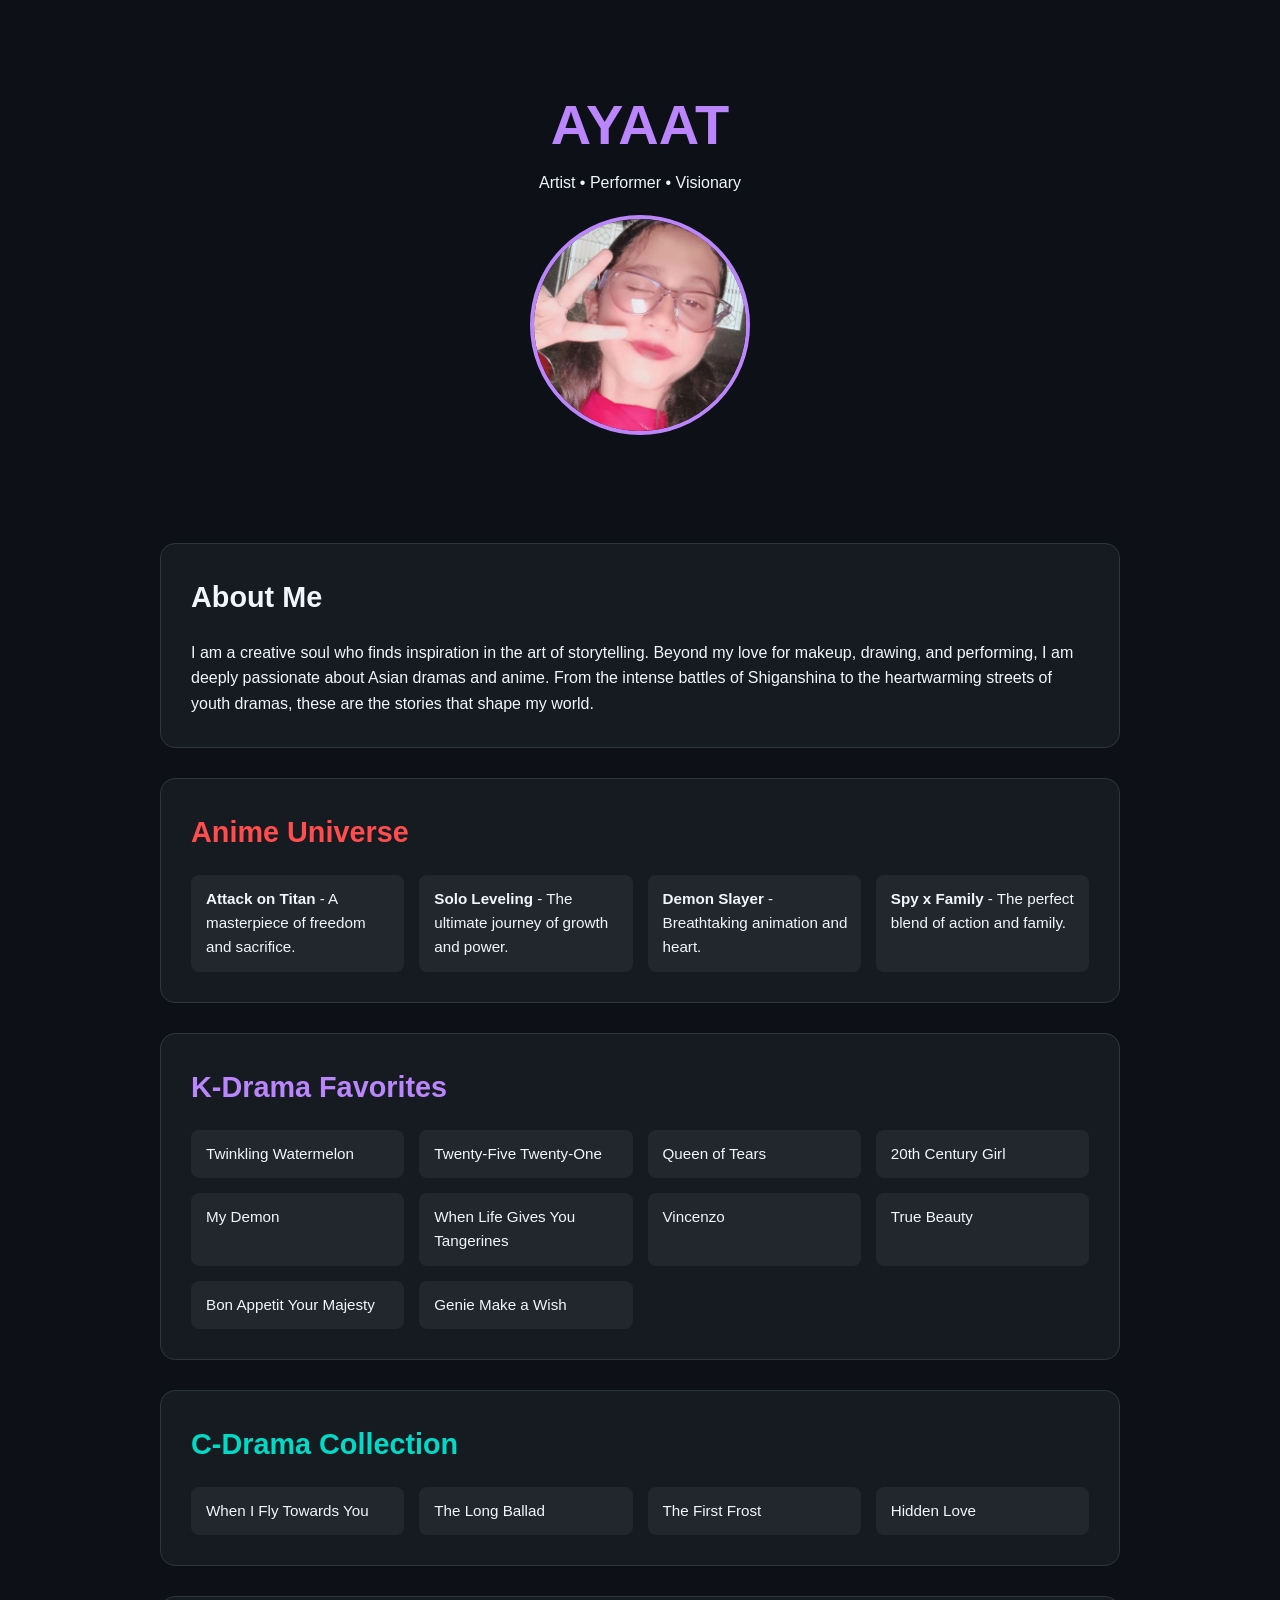
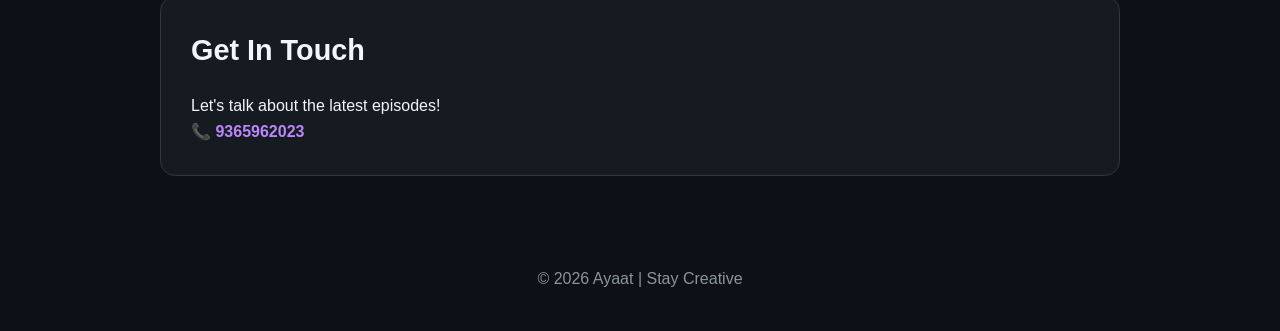
<file: index.html>
<!DOCTYPE html>
<html lang="en">
<head>
    <meta charset="UTF-8">
    <meta name="viewport" content="width=device-width, initial-scale=1.0">
    <title>Ayaat | The Watchlist</title>
    <link rel="stylesheet" href="style.css">
</head>
<body>

    <header>
        <div class="container">
            <h1>Ayaat</h1>
            <p class="subtitle">Artist • Performer • Visionary</p>
            <div class="hero-image-container">
                <img src="image.jpg" alt="Ayaat's Portrait" class="hero-img">
            </div>
        </div>
    </header>

    <main class="container">
        <section class="bio card">
            <h2>About Me</h2>
            <p>
                I am a creative soul who finds inspiration in the art of storytelling. 
                Beyond my love for makeup, drawing, and performing, I am deeply 
                passionate about Asian dramas and anime. From the intense battles of 
                Shiganshina to the heartwarming streets of youth dramas, these are the 
                stories that shape my world.
            </p>
        </section>

        <section class="category-section card">
            <h2 class="anime-title">Anime Universe</h2>
            <div class="list-grid">
                <div class="item"><strong>Attack on Titan</strong> - A masterpiece of freedom and sacrifice.</div>
                <div class="item"><strong>Solo Leveling</strong> - The ultimate journey of growth and power.</div>
                <div class="item"><strong>Demon Slayer</strong> - Breathtaking animation and heart.</div>
                <div class="item"><strong>Spy x Family</strong> - The perfect blend of action and family.</div>
            </div>
        </section>

        <section class="category-section card">
            <h2 class="kdrama-title">K-Drama Favorites</h2>
            <div class="list-grid">
                <div class="item">Twinkling Watermelon</div>
                <div class="item">Twenty-Five Twenty-One</div>
                <div class="item">Queen of Tears</div>
                <div class="item">20th Century Girl</div>
                <div class="item">My Demon</div>
                <div class="item">When Life Gives You Tangerines</div>
                <div class="item">Vincenzo</div>
                <div class="item">True Beauty</div>
                <div class="item">Bon Appetit Your Majesty</div>
                <div class="item">Genie Make a Wish</div>
            </div>
        </section>

        <section class="category-section card">
            <h2 class="cdrama-title">C-Drama Collection</h2>
            <div class="list-grid">
                <div class="item">When I Fly Towards You</div>
                <div class="item">The Long Ballad</div>
                <div class="item">The First Frost</div>
                <div class="item">Hidden Love</div>
            </div>
        </section>

        <section class="contact card">
            <h2>Get In Touch</h2>
            <p>Let's talk about the latest episodes!</p>
            <p class="phone">📞 <a href="tel:9365962023">9365962023</a></p>
        </section>
    </main>

    <footer>
        <p>&copy; 2026 Ayaat | Stay Creative</p>
    </footer>

</body>
</html>
</file>
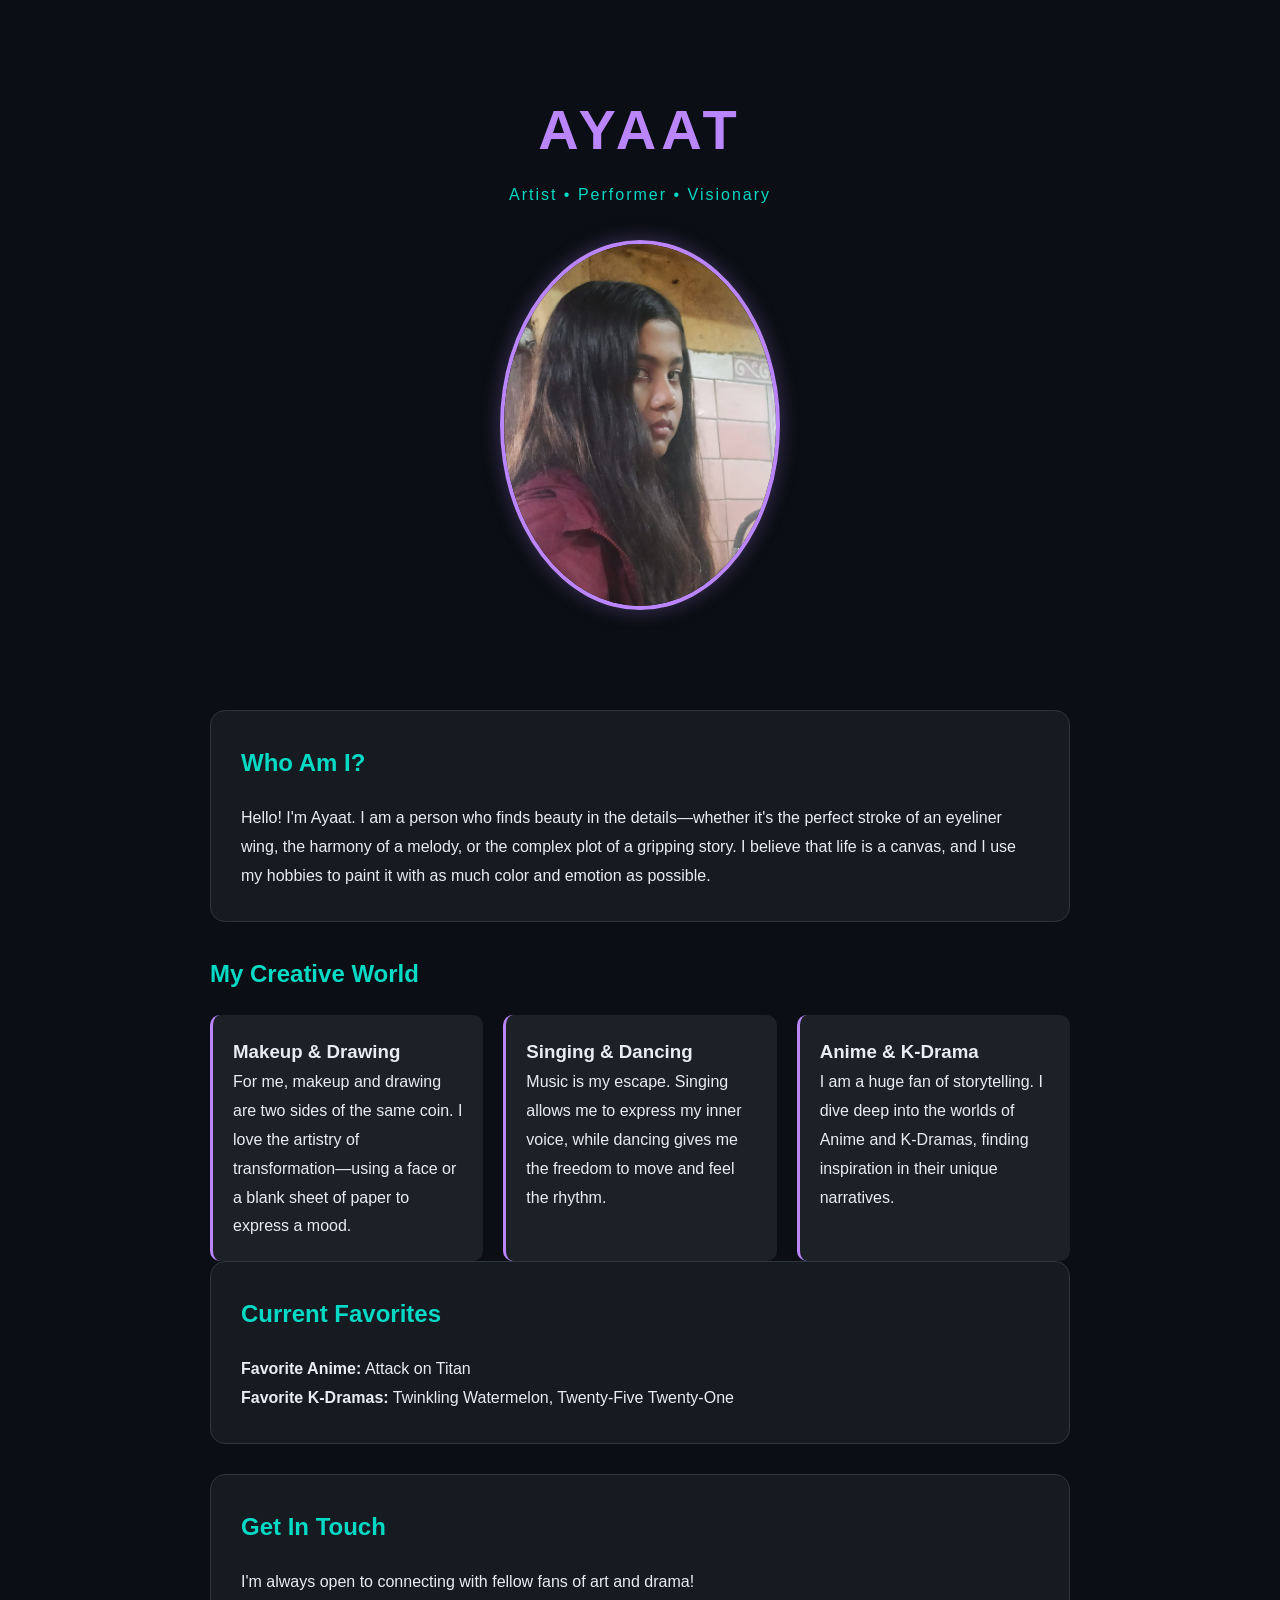
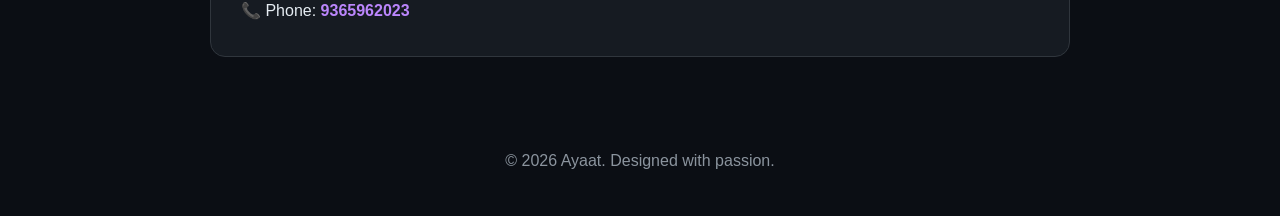
<file: ayaat.html>
<!DOCTYPE html>
<html lang="en">
<head>
    <meta charset="UTF-8">
    <meta name="viewport" content="width=device-width, initial-scale=1.0">
    <title>Ayaat | Creative Soul</title>
    <link rel="stylesheet" href="ayaat.css">
</head>
<body>

    <header>
        <div class="container">
            <h1 class="glitch">Ayaat</h1>
            <p class="subtitle">Artist • Performer • Visionary</p>
            
            <div class="hero-image-container">
                <img src="image.jpeg" alt="Ayaat's Portrait" class="hero-img">
            </div>
        </div>
    </header>

    <main class="container">
        <section class="bio card">
            <h2>Who Am I?</h2>
            <p>
                Hello! I'm Ayaat. I am a person who finds beauty in the details—whether it's the perfect 
                stroke of an eyeliner wing, the harmony of a melody, or the complex plot of a gripping 
                story. I believe that life is a canvas, and I use my hobbies to paint it with as much 
                color and emotion as possible.
            </p>
        </section>

        <section class="hobbies">
            <h2>My Creative World</h2>
            
            <div class="hobby-grid">
                <div class="hobby-card">
                    <h3>Makeup & Drawing</h3>
                    <p>For me, makeup and drawing are two sides of the same coin. I love the artistry of transformation—using a face or a blank sheet of paper to express a mood.</p>
                </div>

                <div class="hobby-card">
                    <h3>Singing & Dancing</h3>
                    <p>Music is my escape. Singing allows me to express my inner voice, while dancing gives me the freedom to move and feel the rhythm.</p>
                </div>

                <div class="hobby-card">
                    <h3>Anime & K-Drama</h3>
                    <p>I am a huge fan of storytelling. I dive deep into the worlds of Anime and K-Dramas, finding inspiration in their unique narratives.</p>
                </div>
            </div>
        </section>

        <section class="favorites card">
            <h2>Current Favorites</h2>
            <div class="fav-list">
                <div class="fav-item">
                    <strong>Favorite Anime:</strong> 
                    <span>Attack on Titan</span>
                </div>
                <div class="fav-item">
                    <strong>Favorite K-Dramas:</strong> 
                    <span>Twinkling Watermelon, Twenty-Five Twenty-One</span>
                </div>
            </div>
        </section>

        <section class="contact card">
            <h2>Get In Touch</h2>
            <p>I'm always open to connecting with fellow fans of art and drama!</p>
            <p class="phone">📞 Phone: <a href="tel:9365962023">9365962023</a></p>
        </section>
    </main>

    <footer>
        <p>&copy; 2026 Ayaat. Designed with passion.</p>
    </footer>

</body>
</html>
</file>
<file: style.css>
:root {
    --bg: #0d1117;
    --card: #161b22;
    --anime-color: #ff4d4d;
    --kdrama-color: #bb86fc;
    --cdrama-color: #03dac6;
    --text: #f0f6fc;
}

* { margin: 0; padding: 0; box-sizing: border-box; }

body {
    font-family: 'Segoe UI', sans-serif;
    background-color: var(--bg);
    color: var(--text);
    line-height: 1.6;
}

.container { max-width: 1000px; margin: 0 auto; padding: 20px; }

header { text-align: center; padding: 60px 0; }
header h1 { font-size: 3.5rem; color: var(--kdrama-color); text-transform: uppercase; }

.hero-img {
    width: 220px; height: 220px;
    border-radius: 50%;
    border: 4px solid var(--kdrama-color);
    object-fit: cover;
    margin-top: 20px;
    max-width: 100%;
}

.card {
    background: var(--card);
    padding: 30px;
    border-radius: 15px;
    margin-bottom: 30px;
    border: 1px solid #30363d;
}

h2 { margin-bottom: 20px; font-size: 1.8rem; }
.anime-title { color: var(--anime-color); }
.kdrama-title { color: var(--kdrama-color); }
.cdrama-title { color: var(--cdrama-color); }

/* The Grid System */
.list-grid {
    display: grid;
    grid-template-columns: repeat(auto-fit, minmax(200px, 1fr));
    gap: 15px;
}

.item {
    background: rgba(255, 255, 255, 0.05);
    padding: 12px;
    border-radius: 8px;
    font-size: 0.95rem;
    border-left: 3px solid transparent;
    transition: 0.3s;
}

/* Hover effects for a premium feel */
.item:hover {
    background: rgba(255, 255, 255, 0.1);
    transform: translateX(5px);
}

.anime-section .item { border-left-color: var(--anime-color); }
.kdrama-section .item { border-left-color: var(--kdrama-color); }
.cdrama-section .item { border-left-color: var(--cdrama-color); }

.phone a { color: var(--kdrama-color); text-decoration: none; font-weight: bold; }

footer { text-align: center; padding: 40px; color: #8b949e; }

/* Responsive adjustments */
@media (max-width: 600px) {
    header h1 { font-size: 2.5rem; }
    .list-grid { grid-template-columns: 1fr; }
}
</file>
<file: ayaat.css>
/* Styling variables */
:root {
    --bg-color: #0b0e14;
    --card-bg: #161b22;
    --accent-primary: #bb86fc; 
    --accent-secondary: #03dac6; 
    --text-main: #e6edf3;
    --text-dim: #8b949e;
}

* {
    margin: 0;
    padding: 0;
    box-sizing: border-box;
}

body {
    font-family: 'Inter', sans-serif;
    background-color: var(--bg-color);
    color: var(--text-main);
    line-height: 1.8;
}

.container {
    max-width: 900px;
    margin: 0 auto;
    padding: 20px;
}

/* Header */
header {
    text-align: center;
    padding: 60px 20px;
}

header h1 {
    font-size: 3.5rem;
    letter-spacing: 5px;
    color: var(--accent-primary);
    text-transform: uppercase;
}

.subtitle {
    color: var(--accent-secondary);
    font-weight: 300;
    letter-spacing: 2px;
    margin-bottom: 30px; /* Space for the image */
}

/* --- RESPONSIVE HERO IMAGE --- */
.hero-image-container {
    margin-top: 20px;
    display: flex;
    justify-content: center;
}

.hero-img {
    /* Desktop size */
    width: 280px; 
    height: 280px;
    
    /* Makes it circular and aesthetic */
    object-fit: cover;
    border-radius: 50%;
    border: 4px solid var(--accent-primary);
    box-shadow: 0 0 20px rgba(187, 134, 252, 0.3);
    
    /* MOBILE RESPONSIVENESS */
    max-width: 80%; /* Shrinks on small screens */
    height: auto;   /* Keeps aspect ratio */
}

/* Card Styles */
.card {
    background: var(--card-bg);
    padding: 30px;
    border-radius: 15px;
    margin-bottom: 30px;
    border: 1px solid #30363d;
}

h2 {
    color: var(--accent-secondary);
    margin-bottom: 20px;
}

/* Hobby Grid */
.hobby-grid {
    display: grid;
    grid-template-columns: repeat(auto-fit, minmax(250px, 1fr));
    gap: 20px;
}

.hobby-card {
    background: #1c2128;
    padding: 20px;
    border-radius: 10px;
    border-left: 3px solid var(--accent-primary);
}

.phone a {
    color: var(--accent-primary);
    text-decoration: none;
    font-weight: bold;
}

footer {
    text-align: center;
    padding: 40px;
    color: var(--text-dim);
}

/* Media Query for Phones */
@media (max-width: 600px) {
    header h1 { font-size: 2.2rem; }
    .hero-img {
        width: 200px; /* Smaller on mobile */
    }
}
</file>
